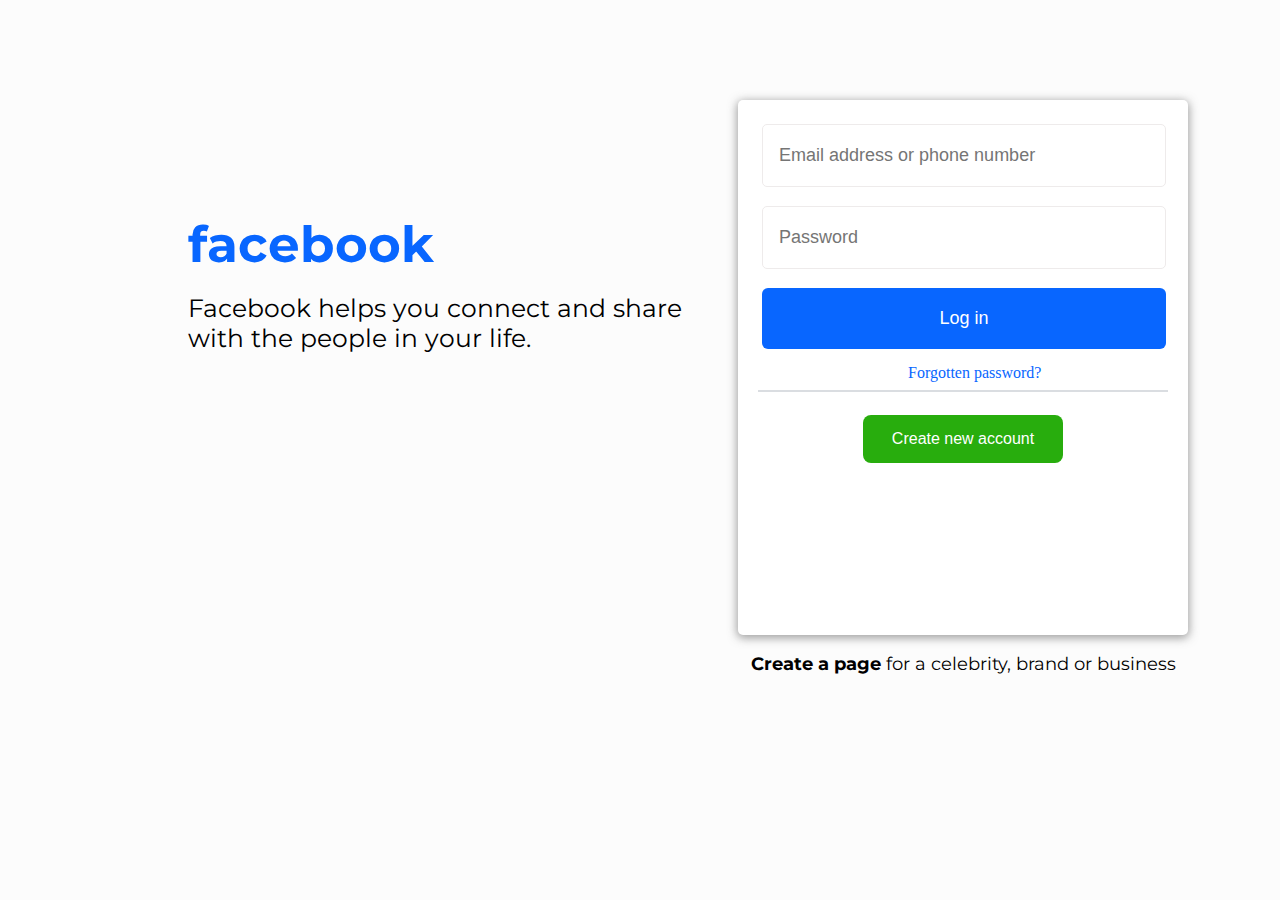
<file: index.html>
<!DOCTYPE html>
<html lang="en">
  <head>
    <meta charset="UTF-8" />
    <meta name="viewport" content="width=device-width, initial-scale=1.0" />
    <title>Facebook</title>
    <link rel="stylesheet" href="./style.css" />
    <link rel="preconnect" href="https://fonts.googleapis.com">
<link rel="preconnect" href="https://fonts.gstatic.com" crossorigin>
<link href="https://fonts.googleapis.com/css2?family=Montserrat:ital,wght@0,100..900;1,100..900&display=swap" rel="stylesheet">
  </head>
  <body>
    <div class="mother">
      <div class="first">
        <h1 style="color: #0866ff">facebook</h1>
        <h2>
          Facebook helps you connect and share with the people in your life.
        </h2>
      </div>
      <div>
        <div class="middle">
          <form action="">
            <input class="eml" type="email" placeholder="Email address or phone number" />
            <br />
            <input class="pass" type="text" placeholder="Password" />
            <br />
            <button class="btn1">Log in</button>
            <br />
            <a class="forg" href="#">Forgotten password?</a>
            <hr />
            <button class="btn2">Create new account</button>
          </form>
        </div>
          <div class="last"><p><a href="">Create a page</a> for a celebrity, brand or business</p></div>
        </div>
      </div>
    </div>
  </body>
</html>
</file>
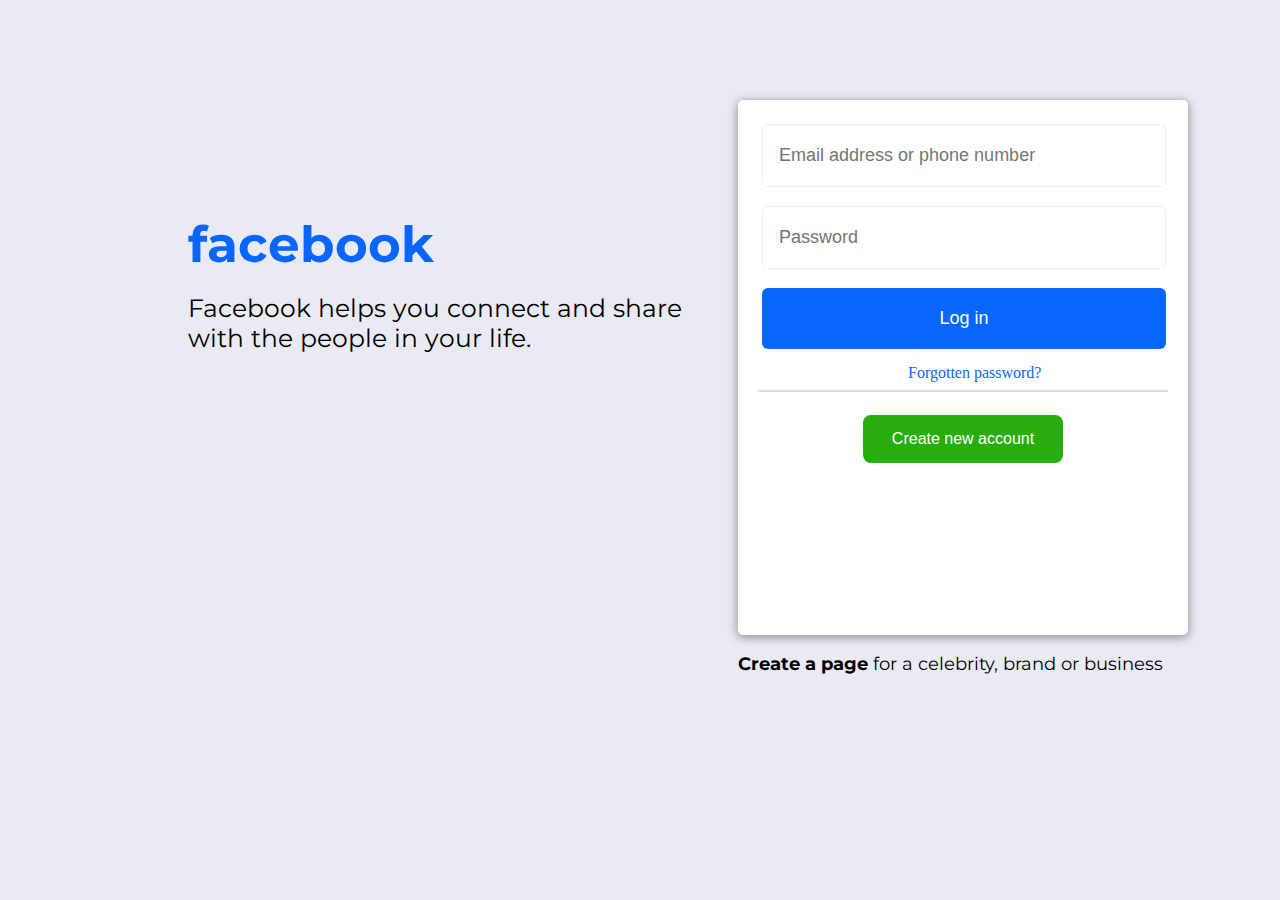
<file: emelda.html>
<!DOCTYPE html>
<html lang="en">
  <head>
    <meta charset="UTF-8" />
    <meta name="viewport" content="width=device-width, initial-scale=1.0" />
    <title>Facebook</title>
    <link rel="stylesheet" href="./emelda.css" />
    <link rel="preconnect" href="https://fonts.googleapis.com">
<link rel="preconnect" href="https://fonts.gstatic.com" crossorigin>
<link href="https://fonts.googleapis.com/css2?family=Montserrat:ital,wght@0,100..900;1,100..900&display=swap" rel="stylesheet">
  </head>
  <body>
    <div class="mother">
      <div class="first">
        <h1 style="color: #0866ff">facebook</h1>
        <h2>
          Facebook helps you connect and share with the people in your life.
        </h2>
      </div>
      <div>
        <div class="middle">
          <input class="eml" type="text" placeholder="Email address or phone number" />
          <br />
          <input class="pass" type="text" placeholder="Password" />
          <br />
          <button class="btn1">Log in</button>
          <br />
          <a class="forg" href="#">Forgotten password?</a>
          <hr />
          <button class="btn2">Create new account</button>
        </div>
          <div class="last"><p><a href="">Create a page</a> for a celebrity, brand or business</p></div>
        </div>
      </div>
    </div>
  </body>
</html>
</file>
<file: style.css>
.first {
  width: 550px;
  margin-top: 80px;
  margin-left: 30px;
}
.mother {
  display: flex;
  margin-top: 100px;
  margin-left: 150px;
  /* border: 1px solid;  */
}
.middle {
  width: 410px;
  border-radius: 5px;
  height: 55vh;
  max-width: 410px;
  padding: 20px;
  align-items: center;
  /* display: flex; */
  flex-direction: column;
  background-color: #fff;
  box-shadow: 0px 2px 10px 1px rgba(71, 71, 71, 0.52);
}
.btn1 {
  background-color: #0866ff;
  border-radius: 6px;
  padding: 20px 16px;
  margin: 4px;
  width: 404px;
  color: #fff; 
  border: none;
  font-size: large;
  margin-bottom: 15px;
  cursor: pointer;
}
.btn1:hover{
  background-color: #094594;
}
.btn2 {
  background-color: #28ad0d;
  border-radius: 8px;
  margin-top: 8px;
  padding: 15px 20px;
  color: #fff;
  border: none; 
  width: 200px;
  font-size: medium;
  margin-left: 105px;
  margin-bottom: 15px;
  cursor: pointer;
}
.btn2:hover{
  background-color: #219906;
}
input{
  padding: 20px 16px;
  margin: 4px;
  width: 370px;
  border-radius: 5px;
  border: 1px solid #eeebeb;
  margin-bottom: 15px;
}
input:focus{
  outline: none;
  border-color: #1877f2;
}
  
body{
  background-color: rgb(252, 252, 252);
}
.forg{
  text-decoration: none;
  color: #0866ff;
  margin-left: 150px;
}
a:hover{
  text-decoration: underline;
}
.last a{
  text-decoration: none;
  font-weight: bold;
  color: black;
  font-family: Montserrat, Helvetica, sans-serif;
  transition: ease 0.3s;
  text-align: center;
}
.last a:hover{
  text-decoration: underline;
}
.last{
  font-size: 18px;
  font-family: Montserrat, Helvetica, sans-serif;
  text-align: center;
  /* align-items: center; */
} 
h1{
  font-size: 50px;
  font-family: Montserrat, Helvetica, sans-serif;
}
h2{
  font-size: 25px;
  margin-top: -15px;
  font-family: Montserrat, Helvetica, sans-serif;
  font-weight: normal;
}
.eml{
  font-size: large;
}
.pass{
  font-size: large;
}
hr{
  border: 1px solid #dadde1;
  margin-bottom: 15px;
}
</file>
<file: emelda.css>
.first {
  width: 550px;
  margin-top: 80px;
  margin-left: 30px;
}
.mother {
  display: flex;
  margin-top: 100px;
  margin-left: 150px;
}
.middle {
  width: 410px;
  border-radius: 5px;
  height: 55vh;
  max-width: 410px;
}
.middle {
  padding: 20px;
  align-items: center;
  /* display: flex; */
  flex-direction: column;
  background-color: #fff;
  box-shadow: 0px 2px 10px 1px rgba(71, 71, 71, 0.52);
}
.btn1 {
  background-color: #0866ff;
  border-radius: 6px;
  padding: 20px 16px;
  margin: 4px;
  width: 404px;
  color: #fff; 
  border: none;
  font-size: large;
  margin-bottom: 15px;
  cursor: pointer;
}
.btn2 {
  background-color: #28ad0d;
  border-radius: 8px;
  margin-top: 8px;
  padding: 15px 20px;
  color: #fff;
  border: none; 
  width: 200px;
  font-size: medium;
  margin-left: 105px;
  margin-bottom: 15px;
}
.btn2 :hover{
  background-color: #42b72a;
}
input{
  padding: 20px 16px;
  margin: 4px;
  width: 370px;
  border-radius: 5px;
  border: 1px solid #eeebeb;
  margin-bottom: 15px;
}
input:focus{
  outline: none;
  border-color: #1877f2;
}
  
body{
  background-color:  #e9eaf3;
}
.forg{
  text-decoration: none;
  color: #0866ff;
  margin-left: 150px;
}
a:hover{
  text-decoration: underline;
}
.last a{
  text-decoration: none;
  font-weight: bold;
  color: black;
  font-family: Montserrat, Helvetica, sans-serif;
  transition: ease 0.3s;
}
.last a:hover{
  text-decoration: underline;
}
.last{
  font-size: 18px;
  font-family: Montserrat, Helvetica, sans-serif;
} 
h1{
  font-size: 50px;
  font-family: Montserrat, Helvetica, sans-serif;
}
h2{
  font-size: 25px;
  margin-top: -15px;
  font-family: Montserrat, Helvetica, sans-serif;
  font-weight: normal;
}
.eml{
  font-size: large;
}
.pass{
  font-size: large;
}
hr{
  border: 1px solid #dadde1;
  margin-bottom: 15px;
}
</file>
